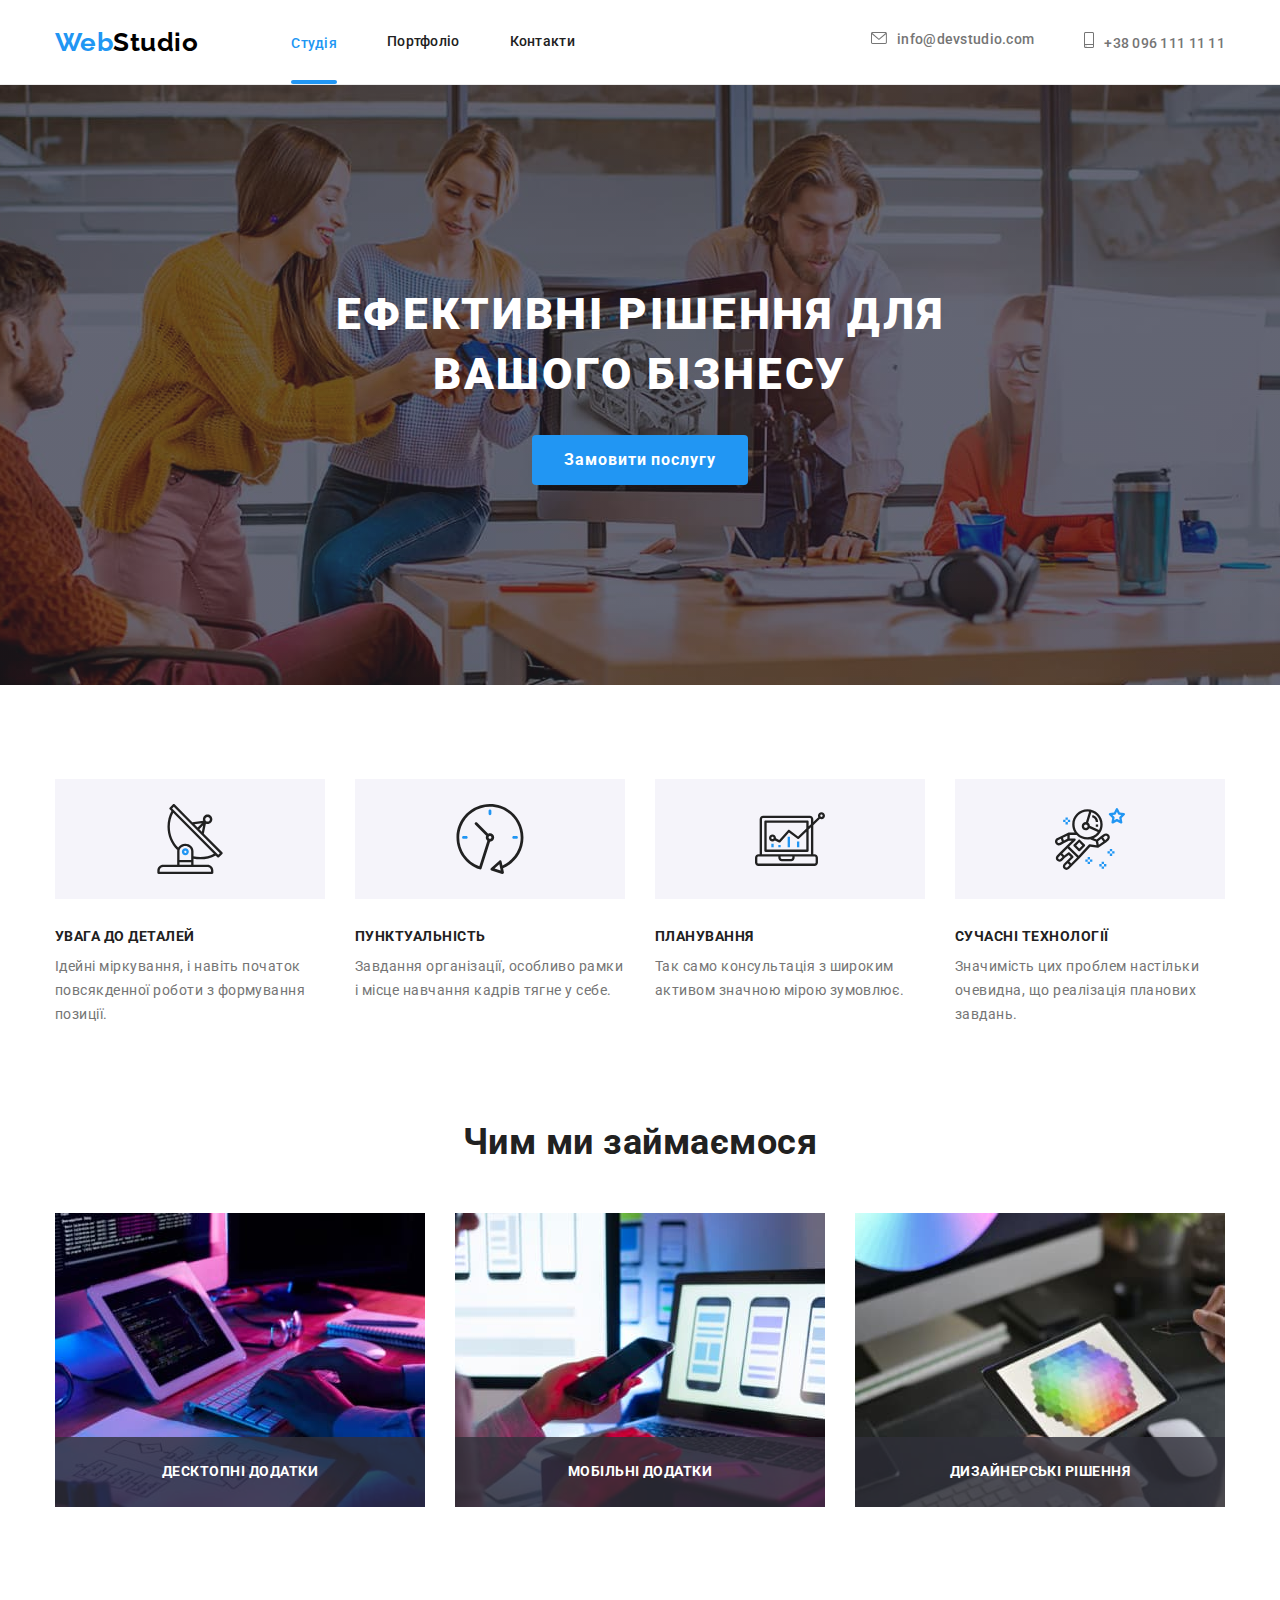
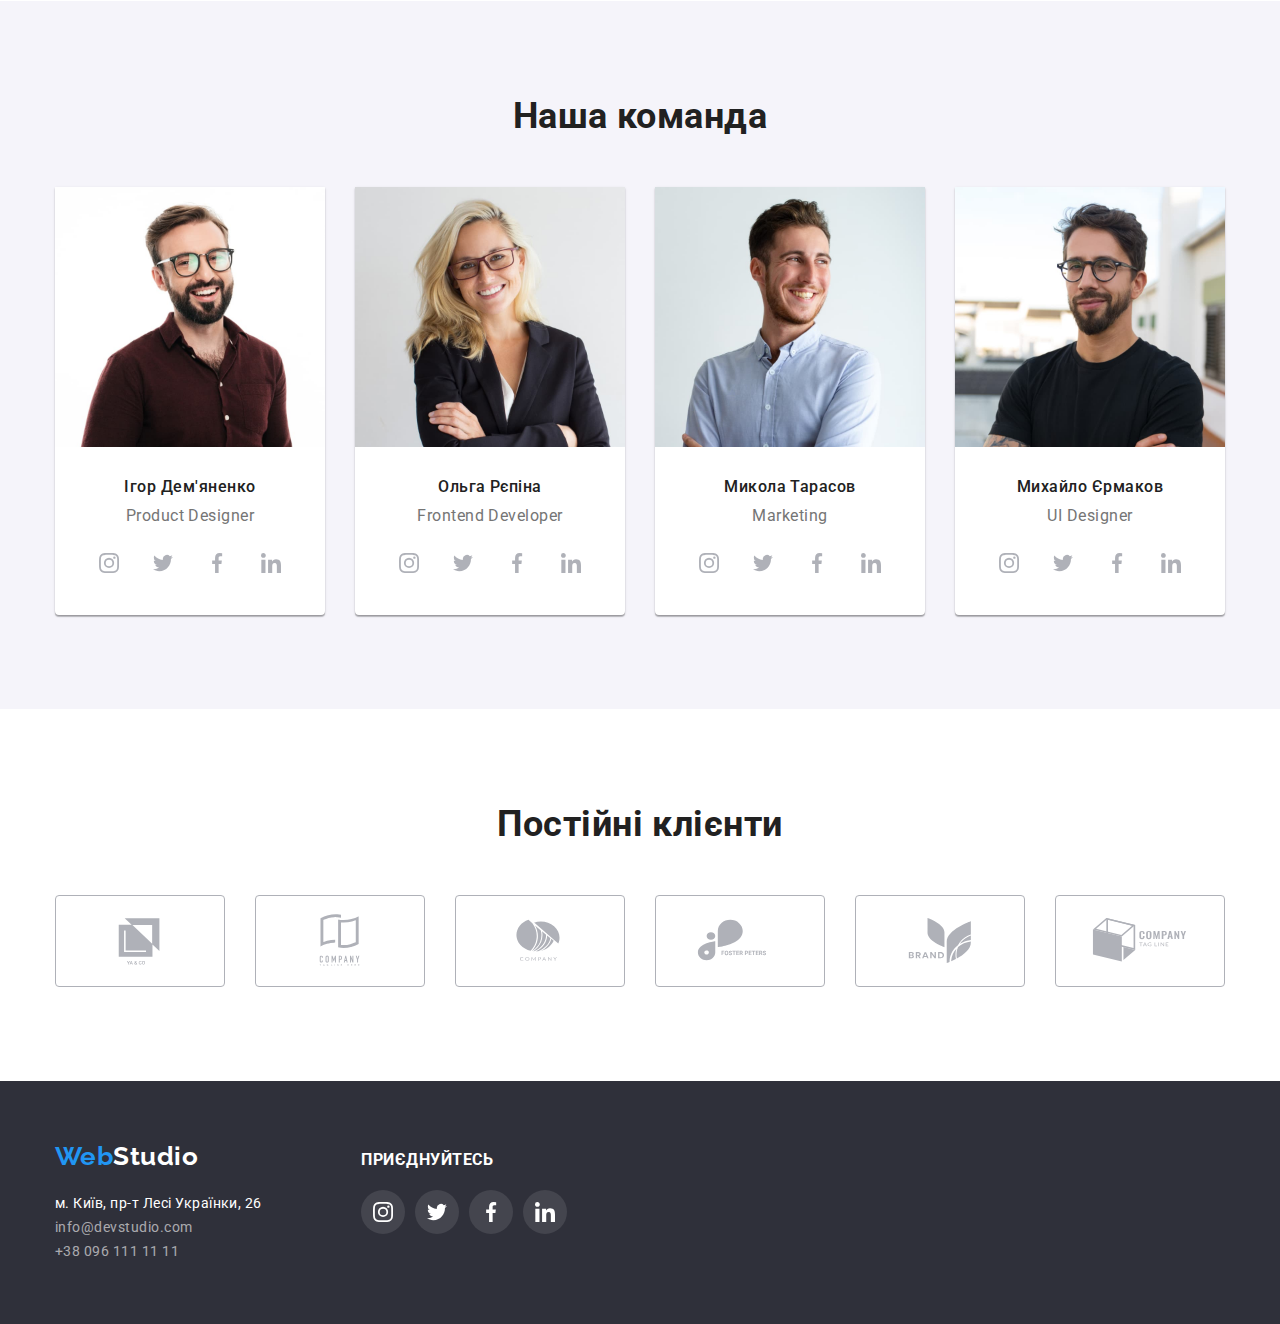
<file: index.html>
<!DOCTYPE html>
<html lang="uk">
  <head>
    <meta charset="UTF-8" />
    <meta http-equiv="X-UA-Compatible" content="IE=edge" />
    <meta name="viewport" content="width=device-width, initial-scale=1.0" />
    <title>WebStudio</title>
    <link rel="preconnect" href="https://fonts.googleapis.com" />
    <link rel="preconnect" href="https://fonts.gstatic.com" crossorigin />
    <link
      href="https://fonts.googleapis.com/css2?family=Raleway:wght@700&family=Roboto:wght@400;500;700;900&display=swap"
      rel="stylesheet"
    />
    <link
      rel="stylesheet"
      href="https://cdnjs.cloudflare.com/ajax/libs/modern-normalize/1.1.0/modern-normalize.min.css"
    />
    <link rel="stylesheet" href="./css/styles.css" />
  </head>
  <body>
    <header class="header">
      <div class="container">
        <nav class="nav-flex">
          <a href="./index.html" class="logo"
            ><span class="logo-accent">Web</span>Studio</a
          >
          <ul class="site-nav">
            <li class="item">
              <a href="./index.html" class="link current">Студія</a>
            </li>
            <li class="item">
              <a href="./portfolio.html" class="link">Портфоліо</a>
            </li>
            <li class="item"><a href="" class="link">Контакти</a></li>
          </ul>
        </nav>
        <ul class="contacts header-flex">
          <li class="item">
            <a href="mailto:info@devstudio.com" class="link"
              ><svg class="icon" width="16" height="12">
                <use href="./images/icons.svg#envelope-hover"></use></svg
              >info@devstudio.com</a
            >
          </li>
          <li class="item">
            <a href="tel:+380961111111" class="link"
              ><svg class="icon" width="10" height="16">
                <use href="./images/icons.svg#smartphone"></use></svg
              >+38 096 111 11 11</a
            >
          </li>
        </ul>
      </div>
    </header>
    <main>
      <!-- Hero section -->
      <section class="hero">
        <h1 class="hero-title">eфективні рішення для вашого бізнесу</h1>
        <button type="button" class="button" data-modal-open>
          Замовити послугу
        </button>
      </section>
      <!-- Advantages section -->
      <section class="section adv-section-padding">
        <div class="container">
          <h2 hidden>Наші переваги</h2>
          <ul class="advantages">
            <li>
              <div class="features">
                <svg class="icon" width="70" height="70">
                  <use href="./images/icons.svg#antenna"></use>
                </svg>
              </div>
              <h3 class="title">увага до деталей</h3>
              <p class="text">
                Ідейні міркування, і навіть початок повсякденної роботи з
                формування позиції.
              </p>
            </li>
            <li>
              <div class="features">
                <svg class="icon" width="70" height="70">
                  <use href="./images/icons.svg#clock"></use>
                </svg>
              </div>
              <h3 class="title">пунктуальність</h3>
              <p class="text">
                Завдання організації, особливо рамки і місце навчання кадрів
                тягне у себе.
              </p>
            </li>
            <li>
              <div class="features">
                <svg class="icon" width="70" height="70">
                  <use href="./images/icons.svg#diagram"></use>
                </svg>
              </div>
              <h3 class="title">планування</h3>
              <p class="text">
                Так само консультація з широким активом значною мірою зумовлює.
              </p>
            </li>
            <li>
              <div class="features">
                <svg class="icon" width="70" height="70">
                  <use href="./images/icons.svg#astronaut"></use>
                </svg>
              </div>
              <h3 class="title">сучасні технології</h3>
              <p class="text">
                Значимість цих проблем настільки очевидна, що реалізація
                планових завдань.
              </p>
            </li>
          </ul>
        </div>
      </section>
      <!-- Services section -->
      <section class="section">
        <div class="container">
          <h2 class="section-title">Чим ми займаємося</h2>
          <ul class="activity">
            <li class="activity-item">
              <p class="text">десктопні додатки</p>
              <img
                src="./images/service-1.jpg"
                alt="service-1"
                width="370"
                height="294"
              />
            </li>
            <li class="activity-item">
              <p class="text">мобільні додатки</p>
              <img
                src="./images/service-2.jpg"
                alt="service-2"
                width="370"
                height="294"
              />
            </li>
            <li class="activity-item">
              <p class="text">дизайнерські рішення</p>
              <img
                src="./images/service-3.jpg"
                alt="service-3"
                width="370"
                height="294"
              />
            </li>
          </ul>
        </div>
      </section>
      <!-- Our team section -->
      <section class="section ourteam-section">
        <div class="container">
          <h2 class="section-title">Наша команда</h2>
          <ul class="ourteam-list">
            <li class="item-list">
              <img
                src="./images/product-designer.jpg"
                alt="product designer photo"
                width="270"
                height="260"
              />
              <div class="team-member">
                <h3 class="name">Ігор Дем'яненко</h3>
                <p lang="en" class="specialisation">Product Designer</p>
                <ul class="social-icons">
                  <li class="item">
                    <a class="link" href="#">
                      <svg class="icon" width="20" height="20">
                        <use href="./images/icons.svg#instagram"></use>
                      </svg>
                    </a>
                  </li>
                  <li class="item">
                    <a class="link" href="">
                      <svg class="icon" width="20" height="20">
                        <use href="./images/icons.svg#twitter"></use>
                      </svg>
                    </a>
                  </li>
                  <li class="item">
                    <a class="link" href="">
                      <svg class="icon" width="20" height="20">
                        <use href="./images/icons.svg#facebook"></use>
                      </svg>
                    </a>
                  </li>
                  <li class="item">
                    <a class="link" href="">
                      <svg class="icon" width="20" height="20">
                        <use href="./images/icons.svg#linkedin"></use>
                      </svg>
                    </a>
                  </li>
                </ul>
              </div>
            </li>
            <li class="item-list">
              <img
                src="./images/frontend-developer.jpg"
                alt="frontend developer photo"
                width="270"
                height="260"
              />
              <div class="team-member">
                <h3 class="name">Ольга Рєпіна</h3>
                <p lang="en" class="specialisation">Frontend Developer</p>
                <ul class="social-icons">
                  <li class="item">
                    <a class="link" href="#">
                      <svg class="icon" width="20" height="20">
                        <use href="./images/icons.svg#instagram"></use>
                      </svg>
                    </a>
                  </li>
                  <li class="item">
                    <a class="link" href="">
                      <svg class="icon" width="20" height="20">
                        <use href="./images/icons.svg#twitter"></use>
                      </svg>
                    </a>
                  </li>
                  <li class="item">
                    <a class="link" href="">
                      <svg class="icon" width="20" height="20">
                        <use href="./images/icons.svg#facebook"></use>
                      </svg>
                    </a>
                  </li>
                  <li class="item">
                    <a class="link" href="">
                      <svg class="icon" width="20" height="20">
                        <use href="./images/icons.svg#linkedin"></use>
                      </svg>
                    </a>
                  </li>
                </ul>
              </div>
            </li>
            <li class="item-list">
              <img
                src="./images/marketing.jpg"
                alt="marketing specialist photo"
                width="270"
                height="260"
              />
              <div class="team-member">
                <h3 class="name">Микола Тарасов</h3>
                <p lang="en" class="specialisation">Marketing</p>
                <ul class="social-icons">
                  <li class="item">
                    <a class="link" href="#">
                      <svg class="icon" width="20" height="20">
                        <use href="./images/icons.svg#instagram"></use>
                      </svg>
                    </a>
                  </li>
                  <li class="item">
                    <a class="link" href="">
                      <svg class="icon" width="20" height="20">
                        <use href="./images/icons.svg#twitter"></use>
                      </svg>
                    </a>
                  </li>
                  <li class="item">
                    <a class="link" href="">
                      <svg class="icon" width="20" height="20">
                        <use href="./images/icons.svg#facebook"></use>
                      </svg>
                    </a>
                  </li>
                  <li class="item">
                    <a class="link" href="">
                      <svg class="icon" width="20" height="20">
                        <use href="./images/icons.svg#linkedin"></use>
                      </svg>
                    </a>
                  </li>
                </ul>
              </div>
            </li>
            <li class="item-list">
              <img
                src="./images/ui-designer.jpg"
                alt="UI designer photo"
                width="270"
                height="260"
              />
              <div class="team-member">
                <h3 class="name">Михайло Єрмаков</h3>
                <p lang="en" class="specialisation">UI Designer</p>
                <ul class="social-icons">
                  <li class="item">
                    <a class="link" href="#">
                      <svg class="icon" width="20" height="20">
                        <use href="./images/icons.svg#instagram"></use>
                      </svg>
                    </a>
                  </li>
                  <li class="item">
                    <a class="link" href="">
                      <svg class="icon" width="20" height="20">
                        <use href="./images/icons.svg#twitter"></use>
                      </svg>
                    </a>
                  </li>
                  <li class="item">
                    <a class="link" href="">
                      <svg class="icon" width="20" height="20">
                        <use href="./images/icons.svg#facebook"></use>
                      </svg>
                    </a>
                  </li>
                  <li class="item">
                    <a class="link" href="">
                      <svg class="icon" width="20" height="20">
                        <use href="./images/icons.svg#linkedin"></use>
                      </svg>
                    </a>
                  </li>
                </ul>
              </div>
            </li>
          </ul>
        </div>
      </section>
      <!-- Regular customers section -->
      <section class="section">
        <div class="container">
          <h2 class="section-title">Постійні клієнти</h2>
          <ul class="regular-customers">
            <li class="item">
              <a class="link" href="">
                <svg class="icon" width="106" height="60">
                  <use href="./images/icons.svg#client-1"></use>
                </svg>
              </a>
            </li>
            <li class="item">
              <a class="link" href="">
                <svg class="icon" width="106" height="60">
                  <use href="./images/icons.svg#client-2"></use>
                </svg>
              </a>
            </li>
            <li class="item">
              <a class="link" href="">
                <svg class="icon" width="106" height="60">
                  <use href="./images/icons.svg#client-3"></use>
                </svg>
              </a>
            </li>
            <li class="item">
              <a class="link" href="">
                <svg class="icon" width="106" height="60">
                  <use href="./images/icons.svg#client-4"></use>
                </svg>
              </a>
            </li>
            <li class="item">
              <a class="link" href="">
                <svg class="icon" width="106" height="60">
                  <use href="./images/icons.svg#client-5"></use>
                </svg>
              </a>
            </li>
            <li class="item">
              <a class="link" href="">
                <svg class="icon" width="106" height="60">
                  <use href="./images/icons.svg#client-6"></use>
                </svg>
              </a>
            </li>
          </ul>
        </div>
      </section>
    </main>
    <footer class="footer-general">
      <div class="container footer">
        <div class="footer-contacts">
          <a href="./index.html" class="logo footer"
            ><span class="logo-accent">Web</span>Studio</a
          >
          <address>
            <ul class="address">
              <li>
                <a
                  href="https://goo.gl/maps/e4fJgJ4cEz9HKz7BA"
                  target="_blank"
                  rel="noopener noreferrer nofollow"
                  class="location"
                  >м. Київ, пр-т Лесі Українки, 26</a
                >
              </li>
              <li>
                <a href="mailto:info@devstudio.com" class="footer-contacts"
                  >info@devstudio.com</a
                >
              </li>
              <li>
                <a href="tel:+380961111111" class="footer-contacts"
                  >+38 096 111 11 11</a
                >
              </li>
            </ul>
          </address>
        </div>
        <div class="footer-icons">
          <b class="join">приєднуйтесь</b>
          <ul class="icons">
            <li class="item">
              <a class="link" href="#">
                <svg class="icon" width="20" height="20">
                  <use href="./images/icons.svg#instagram"></use>
                </svg>
              </a>
            </li>
            <li class="item">
              <a class="link" href="">
                <svg class="icon" width="20" height="20">
                  <use href="./images/icons.svg#twitter"></use>
                </svg>
              </a>
            </li>
            <li class="item">
              <a class="link" href="">
                <svg class="icon" width="20" height="20">
                  <use href="./images/icons.svg#facebook"></use>
                </svg>
              </a>
            </li>
            <li class="item">
              <a class="link" href="">
                <svg class="icon" width="20" height="20">
                  <use href="./images/icons.svg#linkedin"></use>
                </svg>
              </a>
            </li>
          </ul>
        </div>
      </div>
    </footer>
    <div class="backdrop is-hidden" data-modal>
      <div class="modal">
        <button type="button" class="close-modal" data-modal-close>
          <svg class="close" width="18" height="18">
            <use href="./images/icons.svg#close-black"></use>
          </svg>
        </button>
      </div>
    </div>
    <script src="./js/modal.js"></script>
  </body>
</html>
</file>
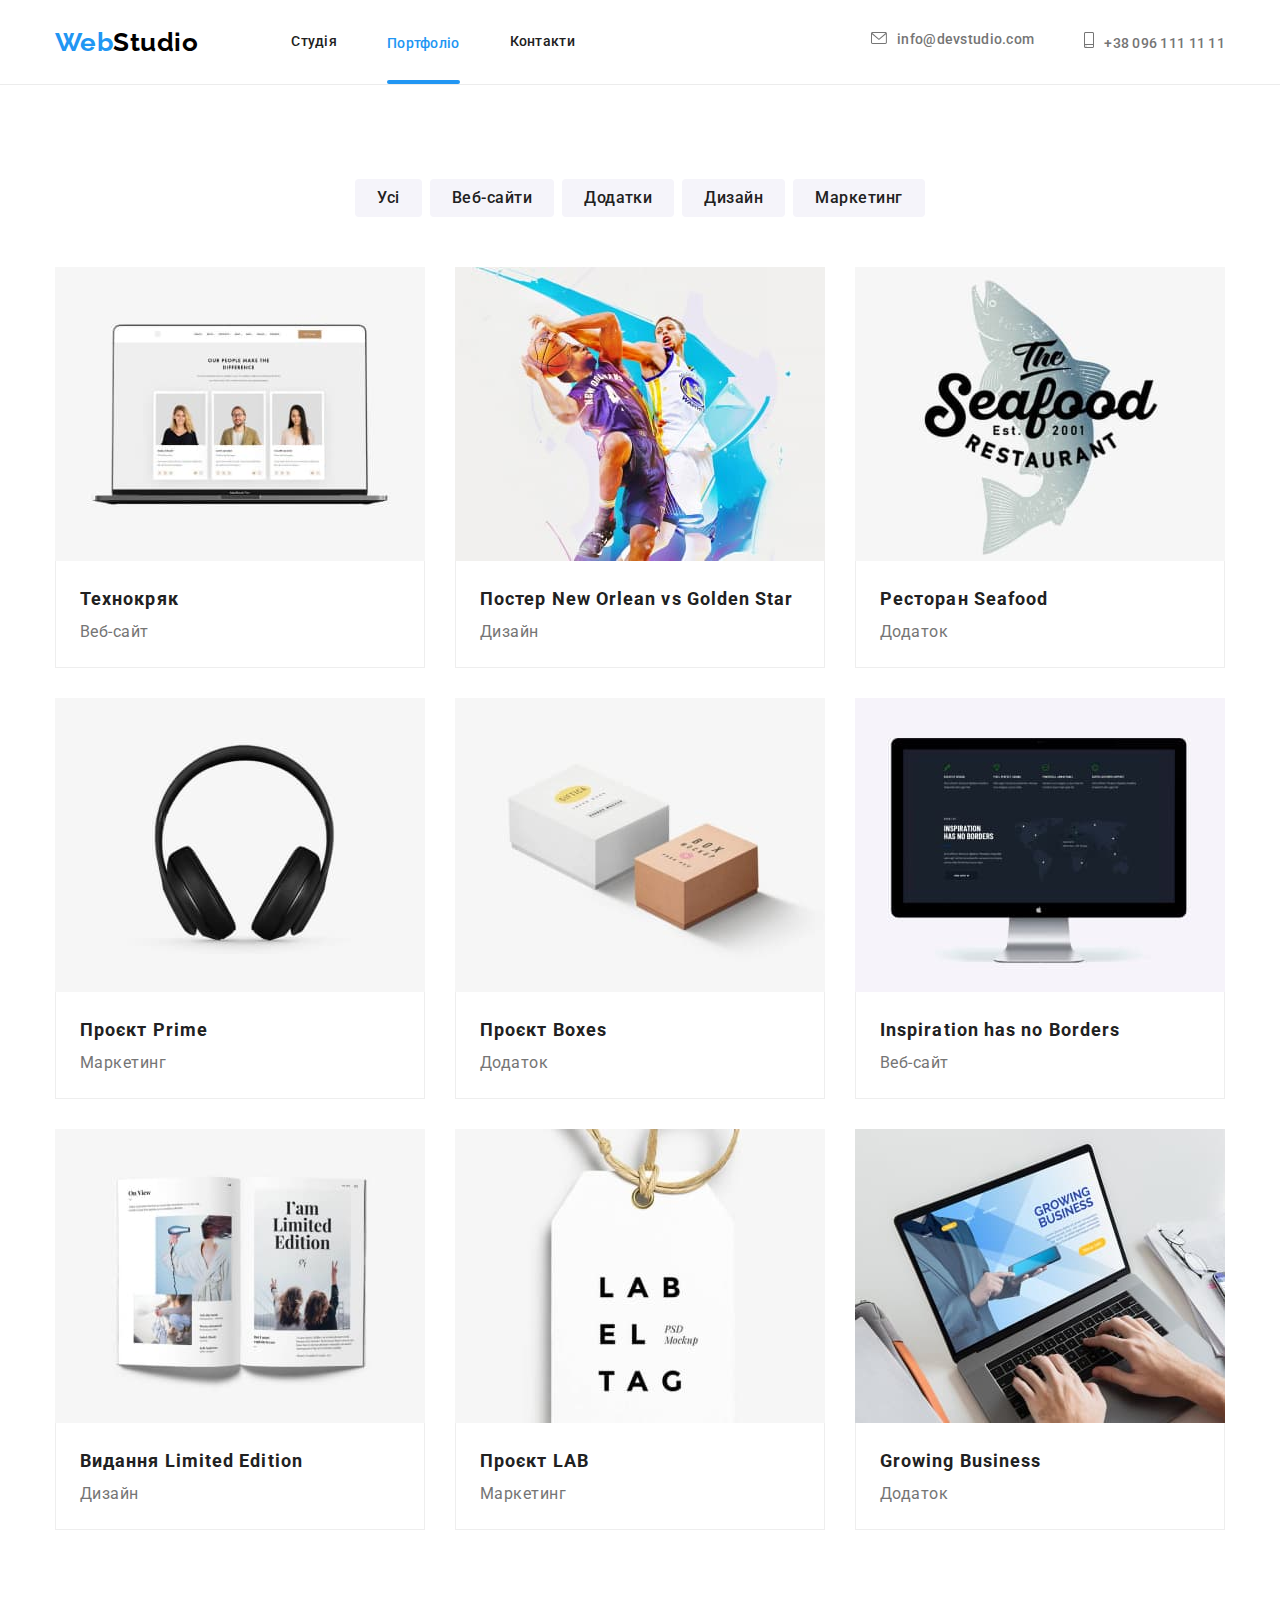
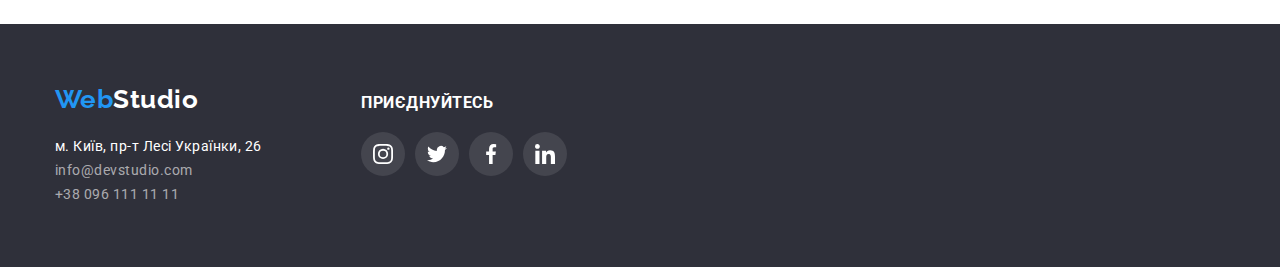
<file: portfolio.html>
<!DOCTYPE html>
<html lang="uk">
  <head>
    <meta charset="UTF-8" />
    <meta http-equiv="X-UA-Compatible" content="IE=edge" />
    <meta name="viewport" content="width=device-width, initial-scale=1.0" />
    <title>Portfolio</title>
    <link rel="preconnect" href="https://fonts.googleapis.com" />
    <link rel="preconnect" href="https://fonts.gstatic.com" crossorigin />
    <link
      href="https://fonts.googleapis.com/css2?family=Raleway:wght@700&family=Roboto:wght@400;500;700;900&display=swap"
      rel="stylesheet"
    />
    <link
      rel="stylesheet"
      href="https://cdnjs.cloudflare.com/ajax/libs/modern-normalize/1.1.0/modern-normalize.min.css"
    />
    <link rel="stylesheet" href="./css/styles.css" />
  </head>
  <body>
    <header class="header">
      <div class="container">
        <nav class="nav-flex">
          <a href="./index.html" class="logo"
            ><span class="logo-accent">Web</span>Studio</a
          >
          <ul class="site-nav">
            <li class="item">
              <a href="./index.html" class="link">Студія</a>
            </li>
            <li class="item">
              <a href="./portfolio.html" class="link current">Портфоліо</a>
            </li>
            <li class="item"><a href="" class="link">Контакти</a></li>
          </ul>
        </nav>
        <ul class="contacts header-flex">
          <li class="item">
            <a href="mailto:info@devstudio.com" class="link"
              ><svg class="icon" width="16" height="12">
                <use href="./images/icons.svg#envelope-hover"></use></svg
              >info@devstudio.com</a
            >
          </li>
          <li class="item">
            <a href="tel:+380961111111" class="link"
              ><svg class="icon" width="10" height="16">
                <use href="./images/icons.svg#smartphone"></use></svg
              >+38 096 111 11 11</a
            >
          </li>
        </ul>
      </div>
    </header>
    <main>
      <!-- Hero section -->
      <section class="section">
        <div class="container">
          <h1 hidden>Our works</h1>
          <ul class="buttons">
            <li class="item">
              <button type="button" class="portfolio-button">Усі</button>
            </li>
            <li class="item">
              <button type="button" class="portfolio-button">Веб-сайти</button>
            </li>
            <li class="item">
              <button type="button" class="portfolio-button">Додатки</button>
            </li>
            <li class="item">
              <button type="button" class="portfolio-button">Дизайн</button>
            </li>
            <li class="item">
              <button type="button" class="portfolio-button">Маркетинг</button>
            </li>
          </ul>
          <ul class="works">
            <li class="item">
              <a href="" class="link">
                <div class="description">
                  <p class="text">
                    Ресурс пропонує комплексні пропозиції з різним рівнем
                    функціоналу та сервісів. Все це дозволить відвідувачу
                    отримати вичерпні відомості про компанію чи приватну особу.
                  </p>
                  <img
                    src="./images/work-1.jpg"
                    alt="first example of our work"
                    width="370"
                    height="294"
                  />
                </div>
                <div class="work-name-padding">
                  <h2 class="work-name">Технокряк</h2>
                  <p class="work-type">Веб-сайт</p>
                </div>
              </a>
            </li>
            <li class="item">
              <a href="" class="link"
                ><div class="description">
                  <p class="text">
                    Ресурс пропонує комплексні пропозиції з різним рівнем
                    функціоналу та сервісів. Все це дозволить відвідувачу
                    отримати вичерпні відомості про компанію чи приватну особу.
                  </p>
                  <img
                    src="./images/work-2.jpg"
                    alt="second example of our work"
                    width="370"
                    height="294"
                  />
                </div>
                <div class="work-name-padding">
                  <h2 class="work-name">Постер New Orlean vs Golden Star</h2>
                  <p class="work-type">Дизайн</p>
                </div>
              </a>
            </li>
            <li class="item">
              <a href="" class="link"
                ><div class="description">
                  <p class="text">
                    Ресурс пропонує комплексні пропозиції з різним рівнем
                    функціоналу та сервісів. Все це дозволить відвідувачу
                    отримати вичерпні відомості про компанію чи приватну особу.
                  </p>
                  <img
                    src="./images/work-3.jpg"
                    alt="third example of our work"
                    width="370"
                    height="294"
                  />
                </div>
                <div class="work-name-padding">
                  <h2 class="work-name">Ресторан Seafood</h2>
                  <p class="work-type">Додаток</p>
                </div>
              </a>
            </li>
            <li class="item">
              <a href="" class="link"
                ><div class="description">
                  <p class="text">
                    Ресурс пропонує комплексні пропозиції з різним рівнем
                    функціоналу та сервісів. Все це дозволить відвідувачу
                    отримати вичерпні відомості про компанію чи приватну особу.
                  </p>
                  <img
                    src="./images/work-4.jpg"
                    alt="fourth example of our work"
                    width="370"
                    height="294"
                  />
                </div>

                <div class="work-name-padding">
                  <h2 class="work-name">Проєкт Prime</h2>
                  <p class="work-type">Маркетинг</p>
                </div>
              </a>
            </li>
            <li class="item">
              <a href="" class="link"
                ><div class="description">
                  <p class="text">
                    Ресурс пропонує комплексні пропозиції з різним рівнем
                    функціоналу та сервісів. Все це дозволить відвідувачу
                    отримати вичерпні відомості про компанію чи приватну особу.
                  </p>
                  <img
                    src="./images/work-5.jpg"
                    alt="fifth example of our work"
                    width="370"
                    height="294"
                  />
                </div>

                <div class="work-name-padding">
                  <h2 class="work-name">Проєкт Boxes</h2>
                  <p class="work-type">Додаток</p>
                </div>
              </a>
            </li>
            <li class="item">
              <a href="" class="link"
                ><div class="description">
                  <p class="text">
                    Ресурс пропонує комплексні пропозиції з різним рівнем
                    функціоналу та сервісів. Все це дозволить відвідувачу
                    отримати вичерпні відомості про компанію чи приватну особу.
                  </p>
                  <img
                    src="./images/work-6.jpg"
                    alt="sixth example of our work"
                    width="370"
                    height="294"
                  />
                </div>

                <div class="work-name-padding">
                  <h2 class="work-name">Inspiration has no Borders</h2>
                  <p class="work-type">Веб-сайт</p>
                </div>
              </a>
            </li>
            <li class="item">
              <a href="" class="link"
                ><div class="description">
                  <p class="text">
                    Ресурс пропонує комплексні пропозиції з різним рівнем
                    функціоналу та сервісів. Все це дозволить відвідувачу
                    отримати вичерпні відомості про компанію чи приватну особу.
                  </p>
                  <img
                    src="./images/work-7.jpg"
                    alt="seventh example of our work"
                    width="370"
                    height="294"
                  />
                </div>

                <div class="work-name-padding">
                  <h2 class="work-name">Видання Limited Edition</h2>
                  <p class="work-type">Дизайн</p>
                </div>
              </a>
            </li>
            <li class="item">
              <a href="" class="link"
                ><div class="description">
                  <p class="text">
                    Ресурс пропонує комплексні пропозиції з різним рівнем
                    функціоналу та сервісів. Все це дозволить відвідувачу
                    отримати вичерпні відомості про компанію чи приватну особу.
                  </p>
                  <img
                    src="./images/work-8.jpg"
                    alt="eighth example of our work"
                    width="370"
                    height="294"
                  />
                </div>

                <div class="work-name-padding">
                  <h2 class="work-name">Проєкт LAB</h2>
                  <p class="work-type">Маркетинг</p>
                </div>
              </a>
            </li>
            <li class="item">
              <a href="" class="link"
                ><div class="description">
                  <p class="text">
                    Ресурс пропонує комплексні пропозиції з різним рівнем
                    функціоналу та сервісів. Все це дозволить відвідувачу
                    отримати вичерпні відомості про компанію чи приватну особу.
                  </p>
                  <img
                    src="./images/work-9.jpg"
                    alt="ninth example of our work"
                    width="370"
                    height="294"
                  />
                </div>

                <div class="work-name-padding">
                  <h2 class="work-name">Growing Business</h2>
                  <p class="work-type">Додаток</p>
                </div>
              </a>
            </li>
          </ul>
        </div>
      </section>
    </main>
    <footer class="footer-general">
      <div class="container footer">
        <div class="footer-contacts">
          <a href="./index.html" class="logo footer"
            ><span class="logo-accent">Web</span>Studio</a
          >
          <address>
            <ul class="address">
              <li>
                <a
                  href="https://goo.gl/maps/e4fJgJ4cEz9HKz7BA"
                  target="_blank"
                  rel="noopener noreferrer nofollow"
                  class="location"
                  >м. Київ, пр-т Лесі Українки, 26</a
                >
              </li>
              <li>
                <a href="mailto:info@devstudio.com" class="footer-contacts"
                  >info@devstudio.com</a
                >
              </li>
              <li>
                <a href="tel:+380961111111" class="footer-contacts"
                  >+38 096 111 11 11</a
                >
              </li>
            </ul>
          </address>
        </div>
        <div class="footer-icons">
          <b class="join">приєднуйтесь</b>
          <ul class="icons">
            <li class="item">
              <a class="link" href="#">
                <svg class="icon" width="20" height="20">
                  <use href="images/icons.svg#instagram"></use>
                </svg>
              </a>
            </li>
            <li class="item">
              <a class="link" href="">
                <svg class="icon" width="20" height="20">
                  <use href="./images/icons.svg#twitter"></use>
                </svg>
              </a>
            </li>
            <li class="item">
              <a class="link" href="">
                <svg class="icon" width="20" height="20">
                  <use href="./images/icons.svg#facebook"></use>
                </svg>
              </a>
            </li>
            <li class="item">
              <a class="link" href="">
                <svg class="icon" width="20" height="20">
                  <use href="./images/icons.svg#linkedin"></use>
                </svg>
              </a>
            </li>
          </ul>
        </div>
      </div>
    </footer>
  </body>
</html>
</file>
<file: css/styles.css>
:root {
  --primary-text-color: #757575;
  --secondary-text-color: #212121;
  --accent-color: #2196f3;
  --secondary-accent-color: #188ce8;
  --primary-white-color: #ffffff;
  --primary-black-color: #000000;
  --primary-background-color: #2f303a;
  --secondary-background-color: #f5f4fa;
  --thirdly-background-color: #c4c4c4;
  --footer-contacts-color: rgba(255, 255, 255, 0.6);
  --link-color: #afb1b8;
}
/* * {
  outline: 1px solid red;
} */
body {
  font-family: "Roboto", sans-serif;
  letter-spacing: 0.03em;
  color: var(--primary-text-color);
}
h1,
h2,
h3,
h4,
h5,
h6,
p,
ul {
  margin: 0;
  padding: 0;
}
ul {
  list-style: none;
}
.container {
  width: 1200px;
  padding-left: 15px;
  padding-right: 15px;
  margin: 0 auto;
}
/* основной цвет текста #757575 +*/
/* вторичный цвет текста (заголовки) #212121 +*/
/* акцент синий #2196F3 +*/
/* лого черный #000000 +*/
/* лого белый #FFFFFF +*/
/* основной цвет фона  #2F303A -2*/
/* вторичный цвет фона #F5F4FA -1*/
/* background image #FFFFFF */

/* index.html page */

/* header */

.header {
  border-bottom: 1px solid #ececec;
}
.header .container {
  display: flex;
  align-items: center;
}
.nav-flex {
  display: flex;
  align-items: center;
}
.logo {
  margin-right: 93px;

  font-family: "Raleway", sans-serif;
  color: var(--primary-black-color);
  font-weight: 700;
  font-size: 26px;
  line-height: 1.19;
  text-decoration: none;
}
.logo-accent {
  color: var(--accent-color);
}

/* site-nav, contacts*/

.site-nav {
  display: flex;
}
.site-nav .item {
  margin-right: 50px;
}
.site-nav .item:last-child {
  margin-right: 0;
}
.contacts {
  display: flex;
  margin-left: auto;
}
.contacts .link {
  display: flex;
  align-items: center;
}
.contacts .item + .item {
  margin-left: 50px;
}
.contacts .icon {
  margin-right: 10px;
  fill: var(--primary-text-color);
}

.site-nav .link {
  display: block;
  padding: 32px 0;

  color: var(--secondary-text-color);
  font-weight: 500;
  font-size: 14px;
  line-height: 1.14;
  letter-spacing: 0.02em;
  text-decoration: none;
  transition: color 250ms cubic-bezier(0.4, 0, 0.2, 1);
}
.contacts .link {
  display: block;
  padding: 32px 0;

  color: var(--primary-text-color);
  font-weight: 500;
  font-size: 14px;
  line-height: 1.14;
  letter-spacing: 0.02em;
  text-decoration: none;
  transition: color 250ms cubic-bezier(0.4, 0, 0.2, 1);
}
.contacts .link:hover,
.contacts .link:focus {
  color: var(--accent-color);
  fill: var(--accent-color);
}
.contacts .link svg use {
  transition: color 250ms cubic-bezier(0.4, 0, 0.2, 1),
    fill 250ms cubic-bezier(0.4, 0, 0.2, 1);
}
.site-nav .link:hover,
.site-nav .link:focus,
.contacts .link:hover svg use,
.contacts .link:focus svg use {
  color: var(--accent-color);
  fill: var(--accent-color);
}
.site-nav .link.current {
  display: block;
  position: relative;
  color: var(--accent-color);
  bottom: -2px;
}
.link.current::after {
  content: "";
  display: block;
  width: 100%;
  height: 4px;
  background-color: var(--accent-color);
  border-radius: 2px;
  position: absolute;
  left: 0;
  bottom: 0;
}

/* Hero section */
.hero {
  max-width: 1600px;
  height: 600px;
  margin-left: auto;
  margin-right: auto;
  padding: 200px 0;
  background-color: var(--thirdly-background-color);
  background-image: linear-gradient(
      to right,
      rgba(47, 48, 58, 0.4),
      rgba(47, 48, 58, 0.4)
    ),
    url(../images/overlay.jpg);
  background-position: center;
  background-repeat: no-repeat;

  /* background-color: var(--primary-background-color); */
  text-align: center;
}
.hero-title {
  margin-bottom: 30px;
  max-width: 696px;
  margin: 0 auto;
  margin-bottom: 30px;

  font-weight: 900;
  font-size: 44px;
  line-height: 1.36;

  letter-spacing: 0.06em;
  text-transform: uppercase;
  color: var(--primary-white-color);
}
.button {
  border-radius: 4px;
  padding: 10px 32px;
  min-width: 216px;
  border: none;

  color: var(--primary-white-color);
  background-color: var(--accent-color);
  font-family: inherit;
  font-weight: 700;
  font-size: 16px;
  line-height: 1.88;

  letter-spacing: 0.06em;
  cursor: pointer;
  transition: background-color 2000ms cubic-bezier(0.4, 0, 0.2, 1);
}
.button:hover,
.button:focus {
  color: var(--primary-white-color);
  background-color: var(--secondary-accent-color);
}

/* Section */
.section {
  padding: 94px 0;
}

/* Advantages section */
.section.adv-section-padding {
  padding-bottom: 0;
}
.advantages {
  display: flex;
  gap: 30px;
}
.features {
  display: flex;
  width: 270px;
  height: 120px;
  background-color: var(--secondary-background-color);
  justify-content: center;
  align-items: center;
}
.advantages .title {
  margin-top: 30px;
  margin-bottom: 10px;

  font-size: 14px;
  line-height: 1.14;
  text-transform: uppercase;
  color: var(--secondary-text-color);
}
.advantages .text {
  font-size: 14px;
  line-height: 1.71;
}

/* Services section + our team section*/
.section-title {
  margin-bottom: 50px;

  font-size: 36px;
  line-height: 1.17;
  text-align: center;
  color: var(--secondary-text-color);
}
.activity {
  display: flex;
  gap: 30px;
}
.activity-item {
  position: relative;
}
.activity-item .text {
  display: flex;
  position: absolute;
  color: var(--primary-white-color);
  background-color: rgba(47, 48, 58, 0.8);
  width: 370px;
  height: 70px;
  bottom: 0;
  justify-content: center;
  align-items: center;

  font-weight: 700;
  font-size: 14px;
  line-height: 1.14;
  text-transform: uppercase;
}
.ourteam-section {
  background-color: var(--secondary-background-color);
}
.ourteam-list {
  display: flex;
  gap: 30px;
}
.team-member {
  padding: 30px 32px;
}
.team-member > .name {
  margin-bottom: 10px;
}
.team-member > .specialisation {
  margin-bottom: 16px;
}
.item-list {
  box-shadow: 0px 1px 3px rgba(0, 0, 0, 0.12), 0px 1px 1px rgba(0, 0, 0, 0.14),
    0px 2px 1px rgba(0, 0, 0, 0.2);
  border-radius: 0px 0px 4px 4px;
  background-color: var(--primary-white-color);
}
.name {
  font-weight: 500;
  font-size: 16px;
  line-height: 1.19;
  text-align: center;
  color: var(--secondary-text-color);
}
.specialisation {
  font-size: 16px;
  line-height: 1.19;
  text-align: center;
}
.social-icons {
  display: flex;
  gap: 10px;
}
.social-icons > .item {
  display: flex;
  width: 44px;
  height: 44px;
}
.social-icons .link {
  display: flex;
  background-color: var(--primary-white-color);
  fill: var(--link-color);
  justify-content: center;
  align-items: center;
  width: 44px;
  height: 44px;
  border-radius: 50%;
  transition: background-color 250ms cubic-bezier(0.4, 0, 0.2, 1),
    fill 250ms cubic-bezier(0.4, 0, 0.2, 1);
}
.social-icons .item:last-child {
  margin-right: 0;
}
.social-icons .link:hover,
.social-icons .link:focus {
  background-color: var(--accent-color);
  fill: var(--primary-white-color);
}
.regular-customers {
  display: flex;
}

.regular-customers .link {
  display: flex;
  width: 170px;
  height: 92px;
  justify-content: center;
  align-items: center;
  border: 1px solid #afb1b8;
  border-radius: 4px;
  margin-right: 30px;
  fill: var(--link-color);
  transition: fill 250ms cubic-bezier(0.4, 0, 0.2, 1),
    border-color 250ms cubic-bezier(0.4, 0, 0.2, 1);
}
.regular-customers .link:hover,
.regular-customers .link:focus {
  border-color: var(--accent-color);
  fill: var(--accent-color);
}

/* Footer */
.logo.footer {
  display: inline-block;
  color: var(--primary-white-color);
  margin-bottom: 20px;
}
.footer-general {
  background-color: var(--primary-background-color);
  padding-top: 60px;
  padding-bottom: 60px;
}
.address {
  font-style: normal;
  font-size: 14px;
  line-height: 1.71;
}
.address .location {
  color: var(--primary-white-color);
  text-decoration: none;
}
.address .footer-contacts {
  color: var(--footer-contacts-color);
  text-decoration: none;
}
.location:hover,
.location:focus,
.footer-contacts:hover,
.footer-contacts:focus {
  color: var(--accent-color);
}
.container.footer {
  display: flex;
  align-items: baseline;
}
.footer-icons .icons {
  margin-top: 20px;
  display: flex;
}
.join {
  text-transform: uppercase;
  color: var(--primary-white-color);
  margin-bottom: 10px;
}
.footer-icons {
  margin-left: 70px;
}
.footer-icons .item {
  width: 44px;
  height: 44px;
}
.footer-icons .link {
  display: flex;
  width: 44px;
  height: 44px;
  justify-content: center;
  align-items: center;
  border-radius: 50%;
  background-color: rgba(255, 255, 255, 0.1);
  transition: background-color 250ms cubic-bezier(0.4, 0, 0.2, 1),
    fill 250ms cubic-bezier(0.4, 0, 0.2, 1);
}
.footer-icons .item:not(:last-child) {
  margin-right: 10px;
}

.footer-icons .icon {
  fill: var(--primary-white-color);
}

.footer-icons .link:hover,
.footer-icons .link:focus {
  background-color: var(--accent-color);
}
.backdrop {
  position: fixed;
  top: 0;
  left: 0;

  width: 100%;
  height: 100%;

  background-color: rgba(0, 0, 0, 0.2);
  opacity: 1;
  transition: opacity 250ms cubic-bezier(0.4, 0, 0.2, 1);
}
.backdrop.is-hidden {
  opacity: 0;
  pointer-events: none;
}
.backdrop.is-hidden .modal {
  transform: translate(-50%, -50%);
  opacity: 0;
}
.modal {
  position: absolute;
  top: 50%;
  left: 50%;

  width: 528px;
  height: 581px;

  background-color: var(--primary-white-color);
  box-shadow: 0px 1px 3px rgba(0, 0, 0, 0.12), 0px 1px 1px rgba(0, 0, 0, 0.14),
    0px 2px 1px rgba(0, 0, 0, 0.2);
  border-radius: 4px;

  opacity: 1;
  transition: transform 250ms cubic-bezier(0.4, 0, 0.2, 1),
    opacity 250ms cubic-bezier(0.4, 0, 0.2, 1);
  transform: translate(-50%, -50%) rotate(720deg);
}
.close-modal {
  position: absolute;
  top: 8px;
  right: 8px;

  display: flex;
  justify-content: center;
  align-items: center;
  width: 30px;
  height: 30px;
  border-radius: 50%;
  border: 1px solid rgba(0, 0, 0, 0.1);
  background-color: var(--primary-white-color);
}

/* portfolio.html page */

/* Hero section */

.buttons {
  display: flex;
  justify-content: center;
  margin-bottom: 50px;
}

.portfolio-button {
  border-radius: 4px;
  padding: 6px 22px;
  border: none;

  color: var(--secondary-text-color);
  background-color: var(--secondary-background-color);
  font-family: inherit;
  font-weight: 500;
  font-size: 16px;
  line-height: 1.62;
  text-align: center;
  letter-spacing: inherit;
  cursor: pointer;
  transition: color 250ms cubic-bezier(0.4, 0, 0.2, 1),
    background-color 250ms cubic-bezier(0.4, 0, 0.2, 1),
    box-shadow 250ms cubic-bezier(0.4, 0, 0.2, 1);
}
.buttons .item:not(:last-child) {
  margin-right: 8px;
}

.portfolio-button:hover,
.portfolio-button:focus {
  color: var(--primary-white-color);
  background-color: var(--accent-color);
  box-shadow: 0px 3px 1px rgba(0, 0, 0, 0.1), 0px 1px 2px rgba(0, 0, 0, 0.08),
    0px 2px 2px rgba(0, 0, 0, 0.12);
}
.works {
  display: flex;
  flex-wrap: wrap;
}
.works .item {
  margin-right: 30px;
  margin-bottom: 30px;
}
.works .item:nth-child(3n) {
  margin-right: 0;
}
.works .item:nth-last-child(-n + 3) {
  margin-bottom: 0;
}
img {
  display: block;
  max-width: 370px;
  height: auto;
}
.works .link {
  display: block;
  text-decoration: none;
  transition: box-shadow 250ms cubic-bezier(0.4, 0, 0.2, 1);
}
.works .link:hover,
.works .link:focus {
  box-shadow: 0px 1px 1px rgba(0, 0, 0, 0.12), 0px 4px 4px rgba(0, 0, 0, 0.06),
    1px 4px 6px rgba(0, 0, 0, 0.16);
}
.description {
  display: block;
  position: relative;
  overflow: hidden;
}
.description .text {
  position: absolute;
  color: var(--primary-white-color);
  background-color: rgba(33, 150, 243, 0.9);
  opacity: 0;
  transform: translateY(100%);
  transition: transform 250ms cubic-bezier(0.4, 0, 0.2, 1);

  width: 100%;
  height: 100%;
  padding: 63px 24px;
  font-size: 18px;
  line-height: 1.56;
}
.link:hover .text,
.link:focus .text {
  opacity: 1;
  transform: translateY(0);
}
.work-name {
  font-size: 18px;
  line-height: 2;
  letter-spacing: 0.06em;
  color: var(--secondary-text-color);
}
.work-type {
  font-size: 16px;
  line-height: 1.88;
  color: var(--primary-text-color);
}
.work-name-padding {
  padding: 20px 24px;
  border: 1px solid #eeeeee;
  border-top: none;
}
</file>
